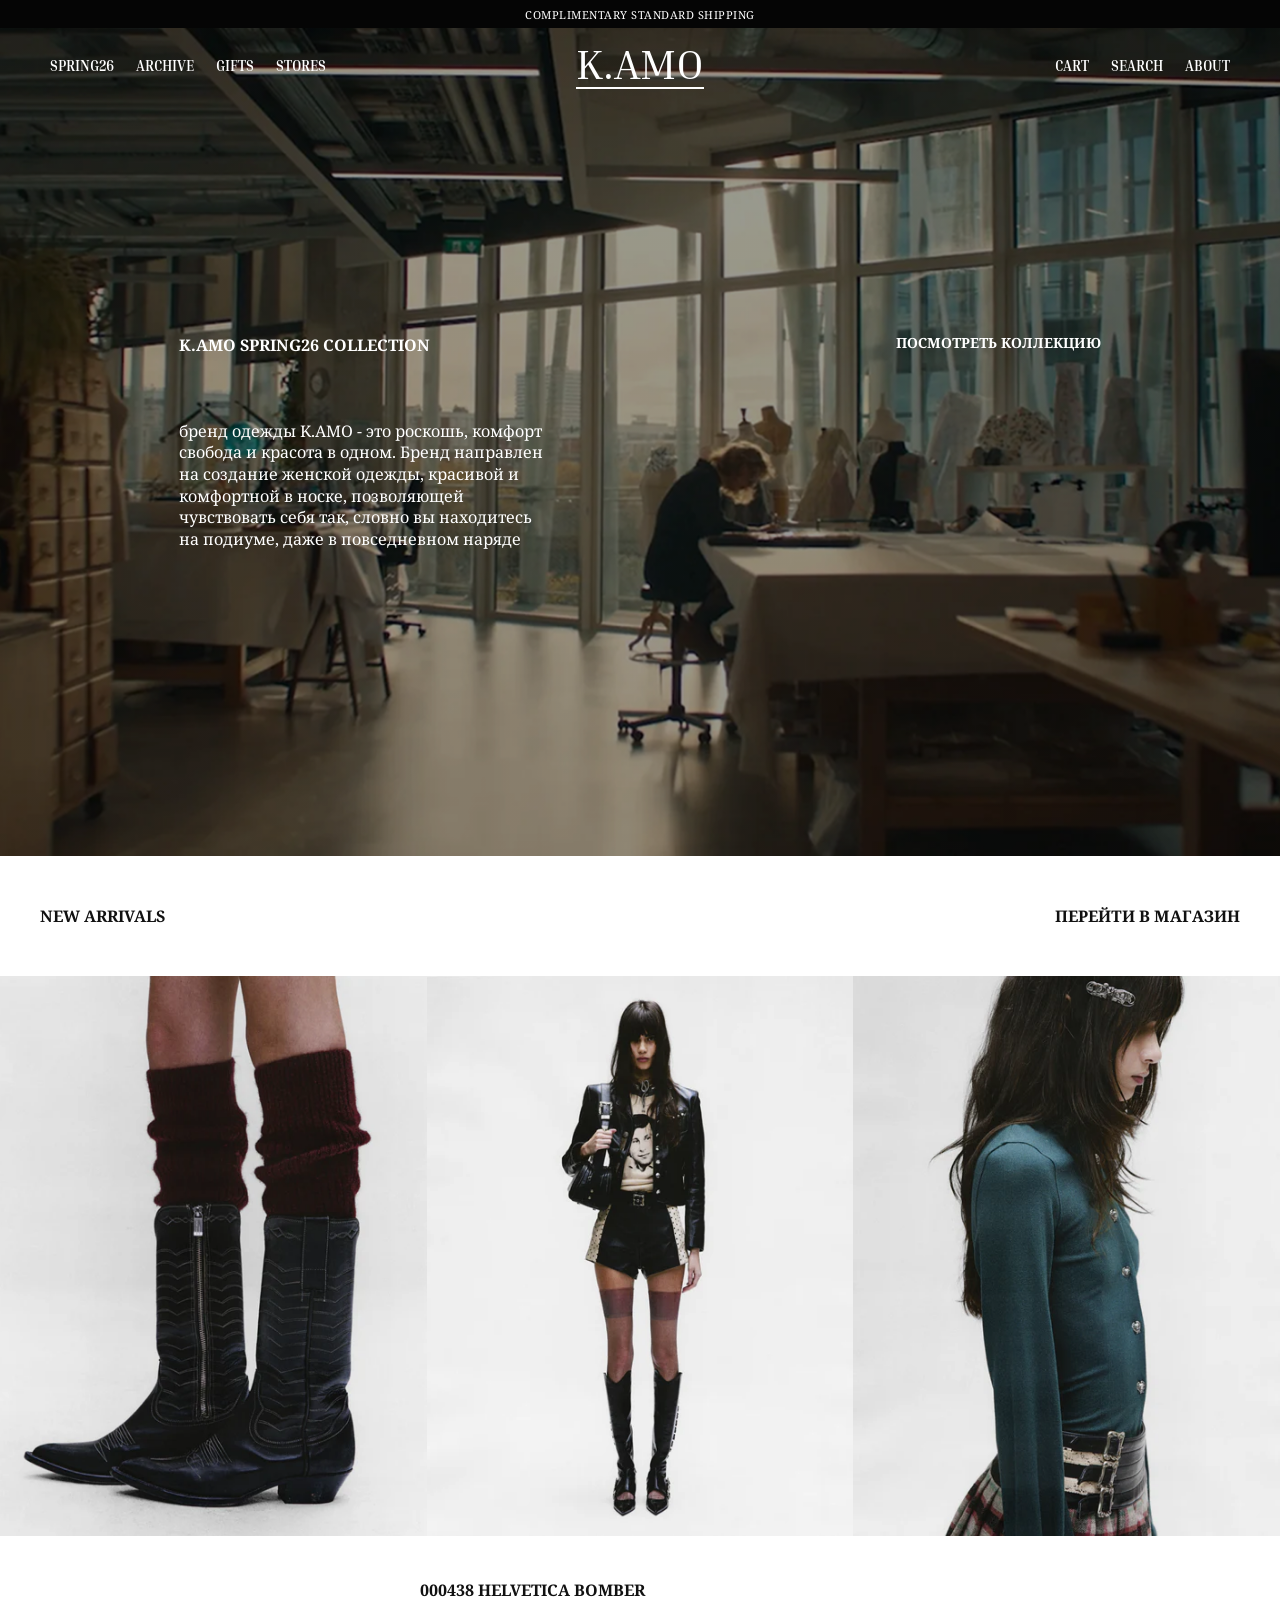
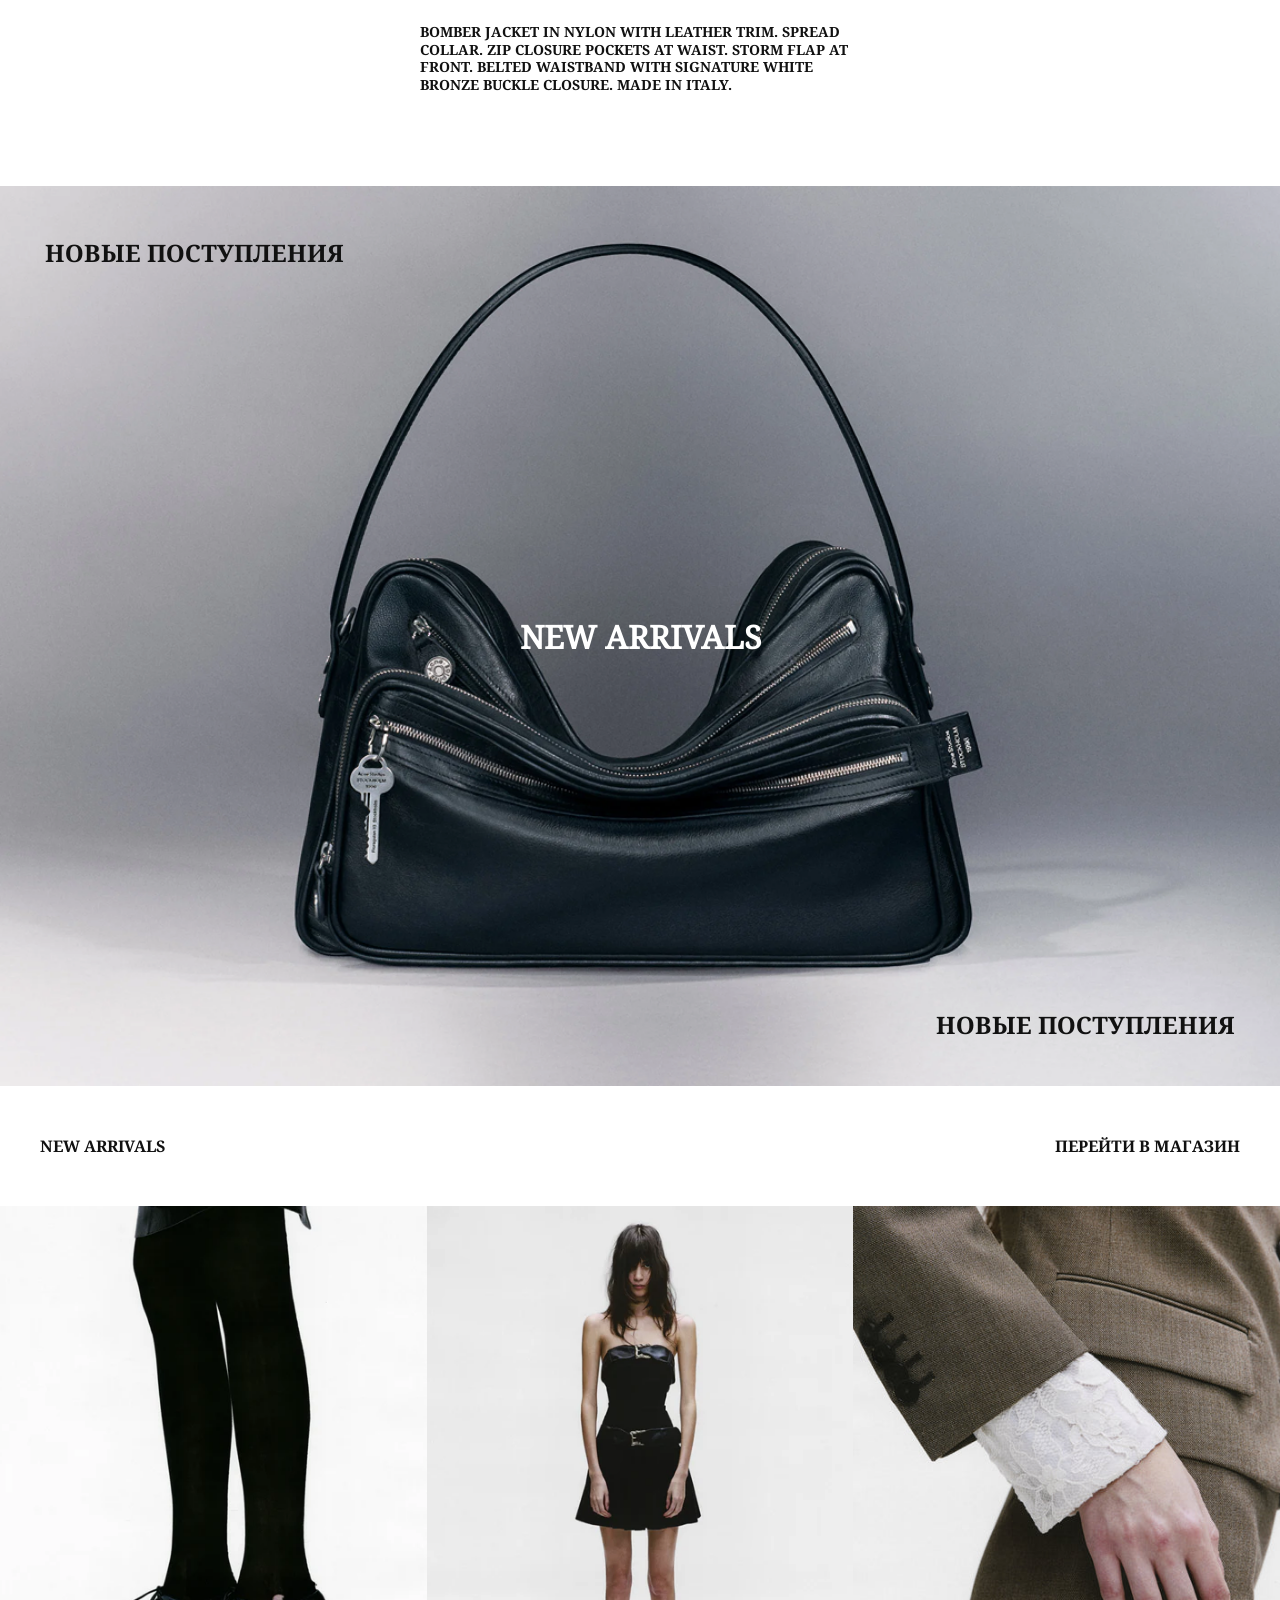
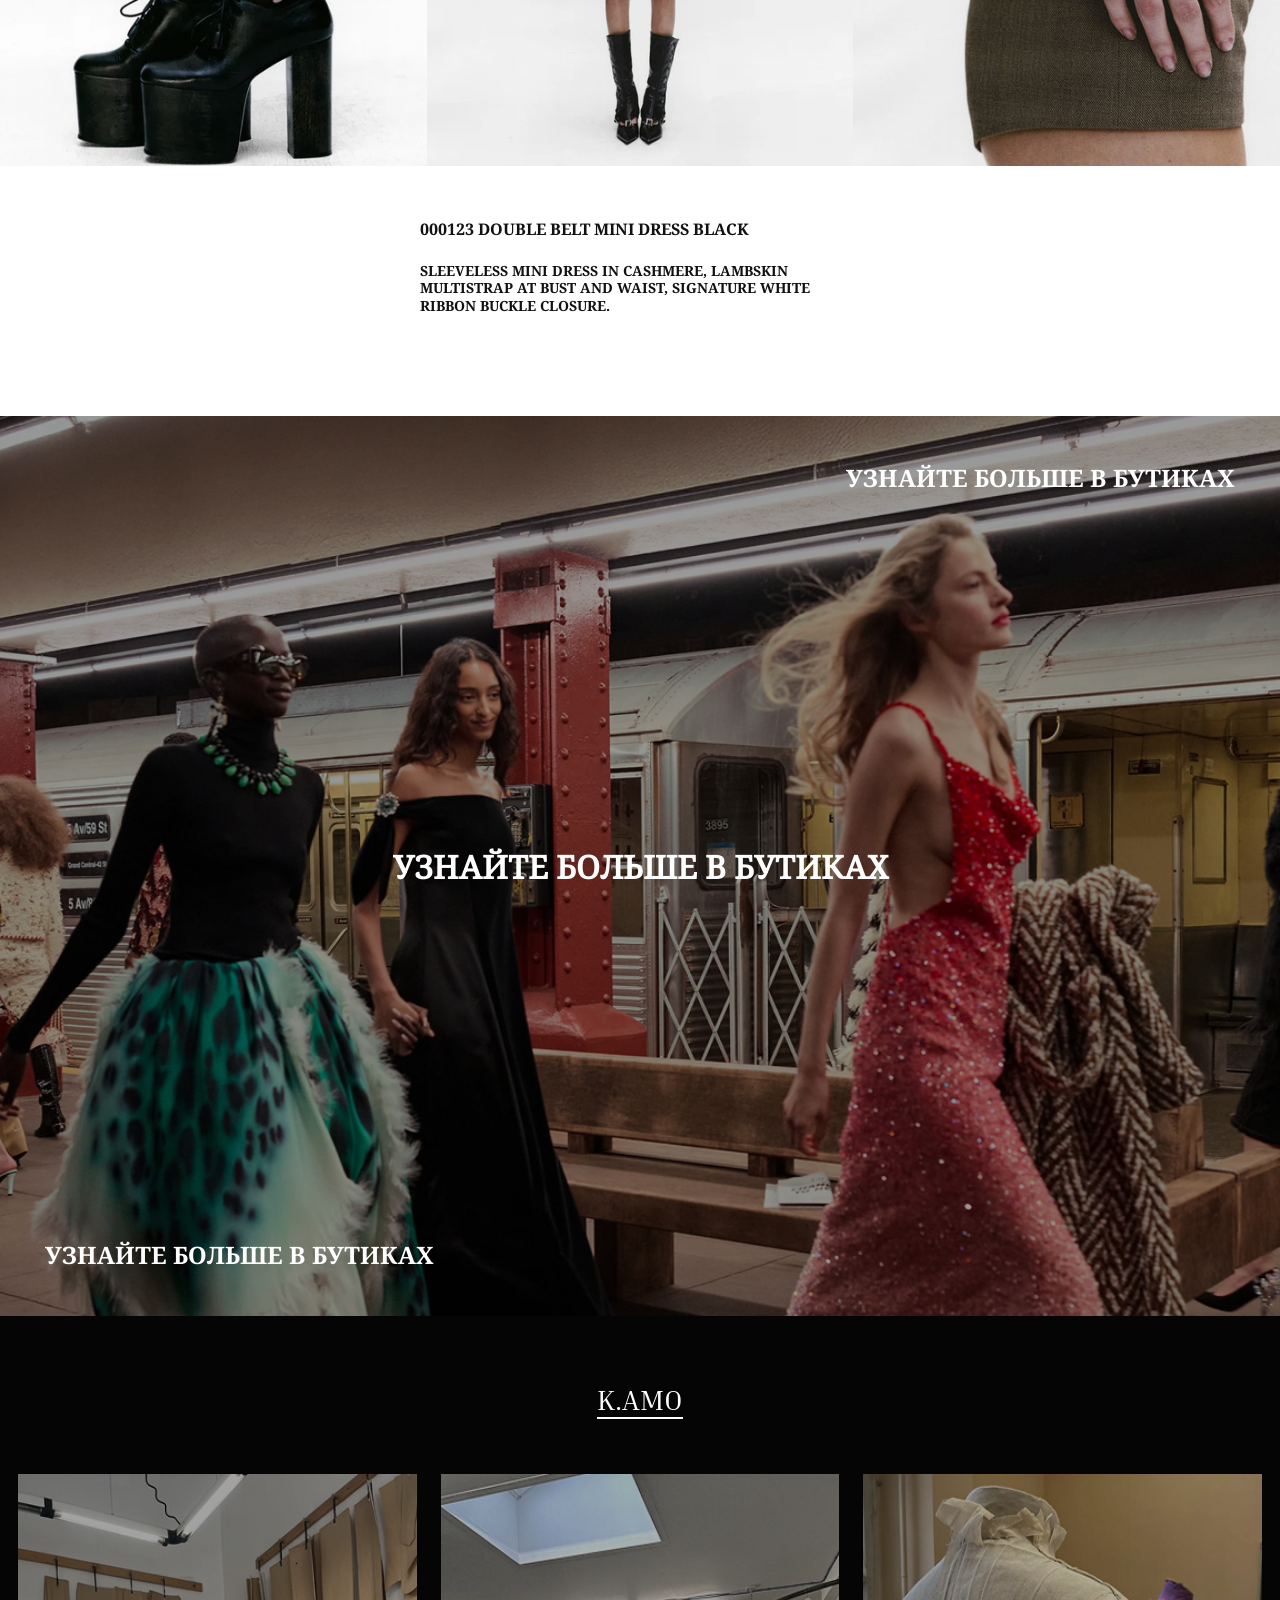
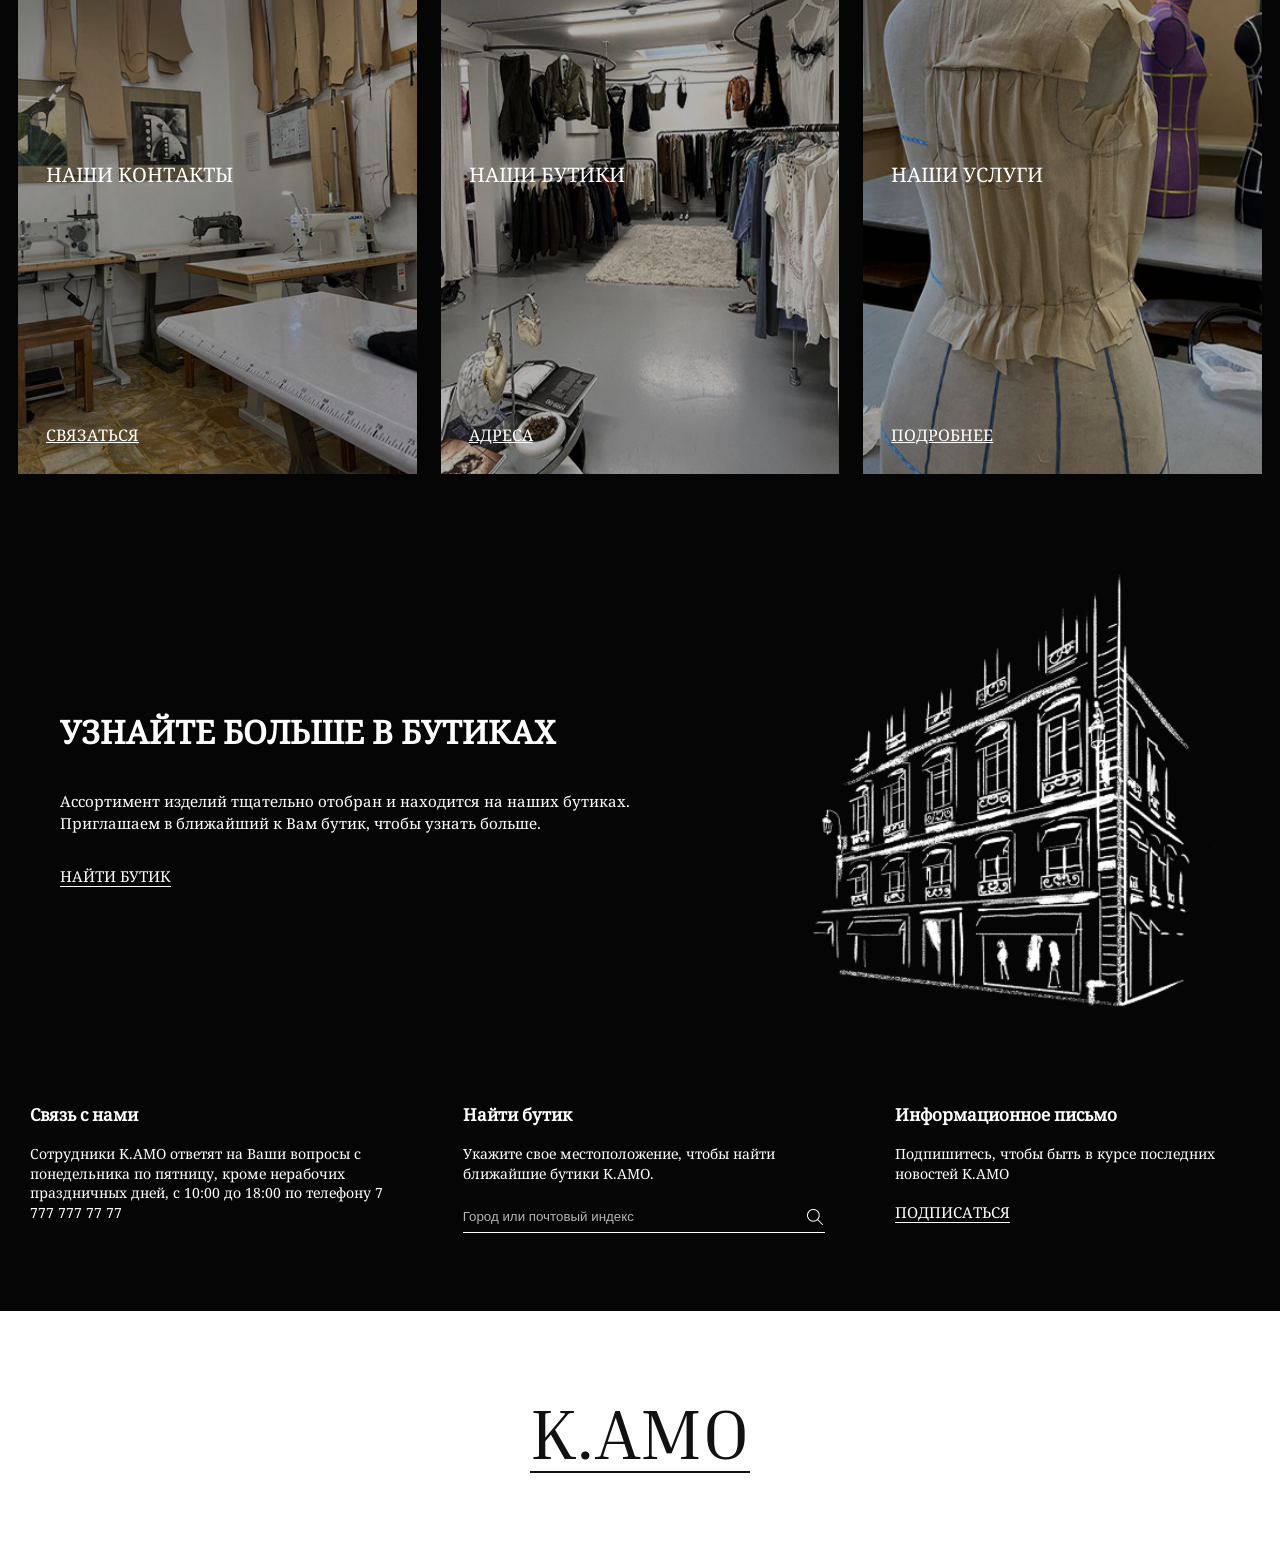
<file: index.html>
<!DOCTYPE html>
<html lang="ru">
<head>
    <meta charset="UTF-8">
    <meta name="viewport" content="width=device-width, initial-scale=1.0">
    <title>K.AMO</title>
    <link rel="stylesheet" href="styles/style.css">
</head>
<body>

<div class="top-line">
    COMPLIMENTARY STANDARD SHIPPING
</div>

<section class="hero">
    <header class="header">
        <nav class="header__left">
            <a href="catalog.html">SPRING26</a>
            <a href="#">ARCHIVE</a>
            <a href="#">GIFTS</a>
            <a href="#">STORES</a>
        </nav>

        <a href="#" class="logo">K.AMO</a>

        <nav class="header__right">
            <a href="cart.html">CART</a>
            <a href="#">SEARCH</a>
            <a href="#">ABOUT</a>
        </nav>
    </header>

    <div class="hero__content">
        <div class="hero__text">
            <h1>K.AMO SPRING26 COLLECTION</h1>
            <p>
                бренд одежды K.AMO - это роскошь, комфорт свобода и красота в одном. Бренд направлен на создание женской одежды, красивой и комфортной в носке, позволяющей чувствовать себя так, словно вы находитесь на подиуме, даже в повседневном наряде
            </p>
        </div>

        <a href="catalog.html" class="hero__link">ПОСМОТРЕТЬ КОЛЛЕКЦИЮ</a>
    </div>
</section>

<section class="products">
    <div class="section-top">
        <span>NEW ARRIVALS</span>
        <a href="catalog.html">ПЕРЕЙТИ В МАГАЗИН</a>
    </div>

    <div class="product-grid">
        <img src="images/set1-1.png" alt="">
        <img src="images/set1-2.png" alt="">
        <img src="images/set1-3.png" alt="">
    </div>

    <div class="product-text">
        <h3>000438 HELVETICA BOMBER</h3>
        <p>
            BOMBER JACKET IN NYLON WITH LEATHER TRIM. SPREAD COLLAR. ZIP CLOSURE POCKETS AT WAIST. STORM FLAP AT FRONT. BELTED WAISTBAND WITH SIGNATURE WHITE BRONZE BUCKLE CLOSURE. MADE IN ITALY.
        </p>
    </div>
</section>

<section class="image-section bag-section">
    <span class="text-left-top">НОВЫЕ ПОСТУПЛЕНИЯ</span>
    <h2>NEW ARRIVALS</h2>
    <span class="text-right-bottom">НОВЫЕ ПОСТУПЛЕНИЯ</span>
</section>

<section class="products">
    <div class="section-top">
        <span>NEW ARRIVALS</span>
        <a href="catalog.html">ПЕРЕЙТИ В МАГАЗИН</a>
    </div>

    <div class="product-grid">
        <img src="images/set2-1.png" alt="">
        <img src="images/set2-2.png" alt="">
        <img src="images/set2-3.png" alt="">
    </div>

    <div class="product-text">
        <h3>000123 DOUBLE BELT MINI DRESS BLACK</h3>
        <p>
            Sleeveless mini dress in cashmere, lambskin multistrap
            at bust and waist, signature white ribbon buckle closure.
        </p>
    </div>
</section>

<section class="image-section boutique-section">
    <span class="text-right-top">УЗНАЙТЕ БОЛЬШЕ В БУТИКАХ</span>
    <h2>УЗНАЙТЕ БОЛЬШЕ В БУТИКАХ</h2>
    <span class="text-left-bottom">УЗНАЙТЕ БОЛЬШЕ В БУТИКАХ</span>
</section>

<section class="cards-section">
    <a href="#" class="logo logo--white">K.AMO</a>

    <div class="cards">
        <a href="contacts.html" class="card" style="background-image: url('images/contacts.png');">
            <span>НАШИ КОНТАКТЫ</span>
            <b>СВЯЗАТЬСЯ</b>
        </a>

        <a href="stores.html" class="card" style="background-image: url('images/shops.png');">
            <span>НАШИ БУТИКИ</span>
            <b>АДРЕСА</b>
        </a>

        <a href="services.html" class="card" style="background-image: url('images/services.png');">
            <span>НАШИ УСЛУГИ</span>
            <b>ПОДРОБНЕЕ</b>
        </a>
    </div>
</section>

<footer class="footer">
    <div class="footer-info container">
        <div>
            <h2>УЗНАЙТЕ БОЛЬШЕ В БУТИКАХ</h2>
            <p>
                Ассортимент изделий тщательно отобран и находится
                на наших бутиках. Приглашаем в ближайший к Вам бутик,
                чтобы узнать больше.
            </p>
            <a href="#">НАЙТИ БУТИК</a>
        </div>

        <img src="images/white-shop.png" alt="">
    </div>

    <div class="footer-bottom">
        <div>
            <h3>Связь с нами</h3>
            <p>
                Сотрудники K.AMO ответят на Ваши вопросы с понедельника по пятницу, кроме нерабочих праздничных дней, с 10:00 до 18:00 по телефону 7 777 777 77 77
            </p>
        </div>

        <div>
            <h3>Найти бутик</h3>
            <p>Укажите свое местоположение, чтобы найти ближайшие бутики K.AMO.</p>

            <label class="search-field">
                <input type="text" placeholder="Город или почтовый индекс">
                <img src="images/loop.png" alt="">
            </label>
        </div>

        <div>
            <h3>Информационное письмо</h3>
            <p>Подпишитесь, чтобы быть в курсе последних новостей K.AMO</p>
            <a href="#" id="openModal">Подписаться</a>
        </div>
    </div>
</footer>

<section class="white-logo">
    <a href="#" class="logo">K.AMO</a>
</section>

<div class="subscribe-modal" id="subscribeModal">
    <div class="subscribe-modal__content">
        <button class="subscribe-modal__close" id="closeModal">&times;</button>

        <h2>
            ПОДПИШИТЕСЬ, ЧТОБЫ БЫТЬ В КУРСЕ <br>
            ПОСЛЕДНИХ НОВОСТЕЙ <span>K.AMO</span>
        </h2>

        <form class="subscribe-form">
            <input type="text" placeholder="Ваше имя - обязательно">
            <input type="email" placeholder="Email - обязательно">

            <p>
                Нажимая на эту кнопку, Вы соглашаетесь получать
                по электронной почте маркетинговые материалы
                о товарах или мероприятиях
            </p>

            <button type="submit">Отправить</button>
        </form>
    </div>
</div>

<script src="js/modal.js"></script>

</body>
</html>
</file>
<file: styles/style.css>
@font-face {
    font-family: Noto-regular;
    src: url(fonts/NotoSerif-Regular.ttf);
}

@font-face {
    font-family: Noto-bold;
    src: url(fonts/NotoSerif-Bold.ttf);
}

@font-face {
    font-family: Inria-regular;
    src: url(fonts/InriaSerif-Regular.ttf);
}

@font-face {
    font-family: Inria-bold;
    src: url(fonts/InriaSerif-Bold.ttf);
}

* {
    margin: 0;
    padding: 0;
    box-sizing: border-box;
}

body {
    font-family: Noto-regular;
    color: #111;
    background: #fff;
}

a {
    color: inherit;
    text-decoration: none;
}

.top-line {
    height: 28px;
    background: #050505;
    color: #fff;
    display: flex;
    align-items: center;
    justify-content: center;
    font-size: 11px;
    letter-spacing: .5px;
}

.hero {
    min-height: 92vh;
    background: linear-gradient(rgba(0,0,0,.25), rgba(0,0,0,.25)),
                url("../images/hero-bg.png") center / cover no-repeat;
    color: #fff;
    position: relative;
}

.header {
    width: 100%;
    padding: 14px 50px;
    display: grid;
    grid-template-columns: 1fr auto 1fr;
    align-items: center;
    position: absolute;
    top: 0;
    left: 0;
    z-index: 5;
}

.header nav {
    display: flex;
    gap: 22px;
    font-size: 14px;
    text-transform: uppercase;
    font-family: Inria-bold;
}

.header nav a:hover{
    text-decoration: underline;
}

.header__right {
    justify-content: flex-end;
}

.logo {
    font-size: 42px;
    line-height: 1;
    border-bottom: 2px solid currentColor;
    padding-bottom: 3px;
    font-family: Inria-regular;
}

.hero__content {
    min-height: 92vh;
    display: grid;
    grid-template-columns: 1fr 1fr;
    align-items: center;
    padding: 0 14%;
    gap: 80px;
}

.hero__text h1 {
    font-size: 16px;
    margin-bottom: 65px;
    font-family: Noto-bold;
    text-transform: uppercase;
    font-weight: lighter;
}

.hero__text p {
    max-width: 370px;
    font-size: 16px;
    line-height: 1.35;
    font-family: Noto-regular;
    font-weight: lighter;
}

.hero__link {
    justify-self: flex-end;
    margin-top: -200px;
    font-size: 14px;
    font-family: Noto-bold;
    font-weight: lighter;
    text-transform: uppercase;
}

.products {
    background: #fff;
}

.section-top {
    height: 120px;
    padding: 0 40px;
    display: flex;
    align-items: center;
    justify-content: space-between;
    font-size: 16px;
    font-family: Noto-bold;
    font-weight: lighter;
    text-transform: uppercase;
}

.product-grid {
    display: grid;
    grid-template-columns: repeat(3, 1fr);
}

.product-grid img {
    width: 100%;
    height: 560px;
    object-fit: cover;
    display: block;
}

.product-text {
    min-height: 200px;
    display: flex;
    flex-direction: column;
    justify-content: center;
    width: 440px;
    margin: 0 auto;
    margin-bottom: 50px;
}

.product-text h3 {
    font-size: 16px;
    margin-bottom: 22px;
    text-transform: uppercase;
    font-family: Noto-bold;
    font-weight: lighter;
}

.product-text p {
    font-size: 14px;
    line-height: 1.25;
    text-transform: uppercase;
    font-family: Noto-bold;
    font-weight: lighter;
}

.image-section {
    min-height: 100vh;
    position: relative;
    background-position: center;
    background-size: cover;
    background-repeat: no-repeat;
}

.image-section h2 {
    position: absolute;
    inset: 0;
    display: flex;
    align-items: center;
    justify-content: center;
    color: #fff;
    font-size: 32px;
    text-transform: uppercase;
}

.bag-section {
    background-image: url("../images/arrivals-bg.png");
}

.boutique-section {
    background-image: url("../images/more-bg.png");
}

.text-left-top,
.text-right-top,
.text-left-bottom,
.text-right-bottom {
    position: absolute;
    font-size: 24px;
    font-family: Noto-bold;
    font-weight: lighter;
    text-transform: uppercase;
    z-index: 2;
}

.text-left-top {
    top: 50px;
    left: 45px;
}

.text-right-top {
    top: 45px;
    right: 45px;
    color: #fff;
}

.text-left-bottom {
    left: 45px;
    bottom: 45px;
    color: #fff;
}

.text-right-bottom {
    right: 45px;
    bottom: 45px;
}

.cards-section {
    background: #050505;
    color: #fff;
    padding: 70px 18px 90px;
    text-align: center;
}

.logo--white {
    display: inline-block;
    font-size: 28px;
    margin-bottom: 55px;
}

.cards {
    display: grid;
    grid-template-columns: repeat(3, 1fr);
    gap: 24px;
    max-width: 1400px;
    margin: 0 auto;
}

.card {
    height: 600px;
    background-size: cover;
    background-position: center;
    position: relative;
    display: block;
    color: #fff;
}

.card span,
.card b {
    position: absolute;
    left: 28px;
    z-index: 2;
    text-transform: uppercase;
}

.card span {
    top: 50%;
    transform: translateY(-50%);
    font-size: 20px;
}

.card b {
    bottom: 28px;
    font-size: 16px;
    font-weight: lighter;
    text-decoration: underline;
}

.footer {
    background: #050505;
    color: #fff;
}

.container {
    max-width: 1200px;
    margin: 0 auto;
}

.footer-info {
    display: grid;
    grid-template-columns: 1fr 420px;
    align-items: center;
    gap: 80px;
    padding: 0px 20px;
    margin-bottom: 30px;
}

.footer-info h2 {
    font-size: 32px;
    margin-bottom: 38px;
    text-transform: uppercase;
}

.footer-info p {
    max-width: 650px;
    font-size: 15px;
    line-height: 1.45;
    margin-bottom: 30px;
}

.footer-info a,
.footer-bottom a {
    font-size: 15px;
    text-transform: uppercase;
    border-bottom: 1px solid currentColor;
}

.footer-info img {
    width: 100%;
}

.footer-bottom {
    display: grid;
    grid-template-columns: repeat(3, 1fr);
    gap: 70px;
    padding: 40px 22px 70px 30px;
}

.footer-bottom h3 {
    font-size: 17px;
    margin-bottom: 18px;
}

.footer-bottom p {
    font-size: 14px;
    line-height: 1.4;
    margin-bottom: 18px;
}

.search-field {
    display: flex;
    align-items: center;
    border-bottom: 1px solid #fff;
}

.search-field input {
    width: 100%;
    background: transparent;
    border: none;
    outline: none;
    color: #fff;
    padding: 8px 0;
}

.search-field input::placeholder {
    color: rgba(255,255,255,.7);
}

.white-logo {
    background: #fff;
    color: #111;
    padding: 85px 0;
    display: flex;
    align-items: center;
    justify-content: center;
}

.white-logo .logo {
    font-size: 72px;
    font-family: Inria-regular;
}

.subscribe-modal {
    position: fixed;
    inset: 0;
    background: rgba(0, 0, 0, 0.45);
    display: none;
    align-items: center;
    justify-content: center;
    z-index: 9999;
}

.subscribe-modal.active {
    display: flex;
}

.subscribe-modal__content {
    width: 900px;
    max-width: 100%;
    background: #fff;
    padding: 30px;
    position: relative;
}

.subscribe-modal__close {
    position: absolute;
    top: 18px;
    right: 24px;
    border: none;
    background: transparent;
    font-size: 52px;
    cursor: pointer;
    line-height: 1;
    font-weight: 300;
}

.subscribe-modal h2 {
    font-size: 34px;
    line-height: 1.15;
    max-width: 800px;
    margin-bottom: 40px;
    font-weight: 700;
    text-transform: uppercase;
}

.subscribe-modal h2 span {
    border-bottom: 2px solid #111;
}

.subscribe-form {
    max-width: 560px;
}

.subscribe-form input {
    width: 100%;
    border: none;
    border-bottom: 1px solid #222;
    background: transparent;
    padding: 12px 0;
    font-size: 18px;
    margin-bottom: 22px;
    outline: none;
}

.subscribe-form p {
    font-size: 16px;
    line-height: 1.4;
    margin: 35px 0 28px;
    color: #222;
}

.subscribe-form button {
    background: #000;
    color: #fff;
    border: none;
    padding: 16px 34px;
    font-size: 18px;
    cursor: pointer;
    font-family: inherit;
    transition: 0.2s;
}

.subscribe-form button:hover {
    opacity: 0.85;
}

body.modal-open {
    overflow: hidden;
}

@media (max-width: 768px) {
    .subscribe-modal__content {
        padding: 22px;
    }

    .subscribe-modal h2 {
        font-size: 24px;
    }

    .subscribe-form {
        max-width: 100%;
    }

    .subscribe-form p {
        font-size: 14px;
    }
}

@media (max-width: 900px) {
    .header {
        padding: 14px 18px;
        grid-template-columns: 1fr;
        gap: 15px;
        text-align: center;
    }

    .header nav {
        justify-content: center;
        flex-wrap: wrap;
    }

    .hero__content {
        grid-template-columns: 1fr;
        padding: 140px 25px 50px;
        gap: 40px;
    }

    .product-grid,
    .cards,
    .footer-info,
    .footer-bottom {
        grid-template-columns: 1fr;
    }

    .product-grid img {
        height: 480px;
    }

    .product-text {
        width: auto;
        padding: 0 25px;
    }

    .white-logo .logo {
        font-size: 48px;
    }
}
</file>
